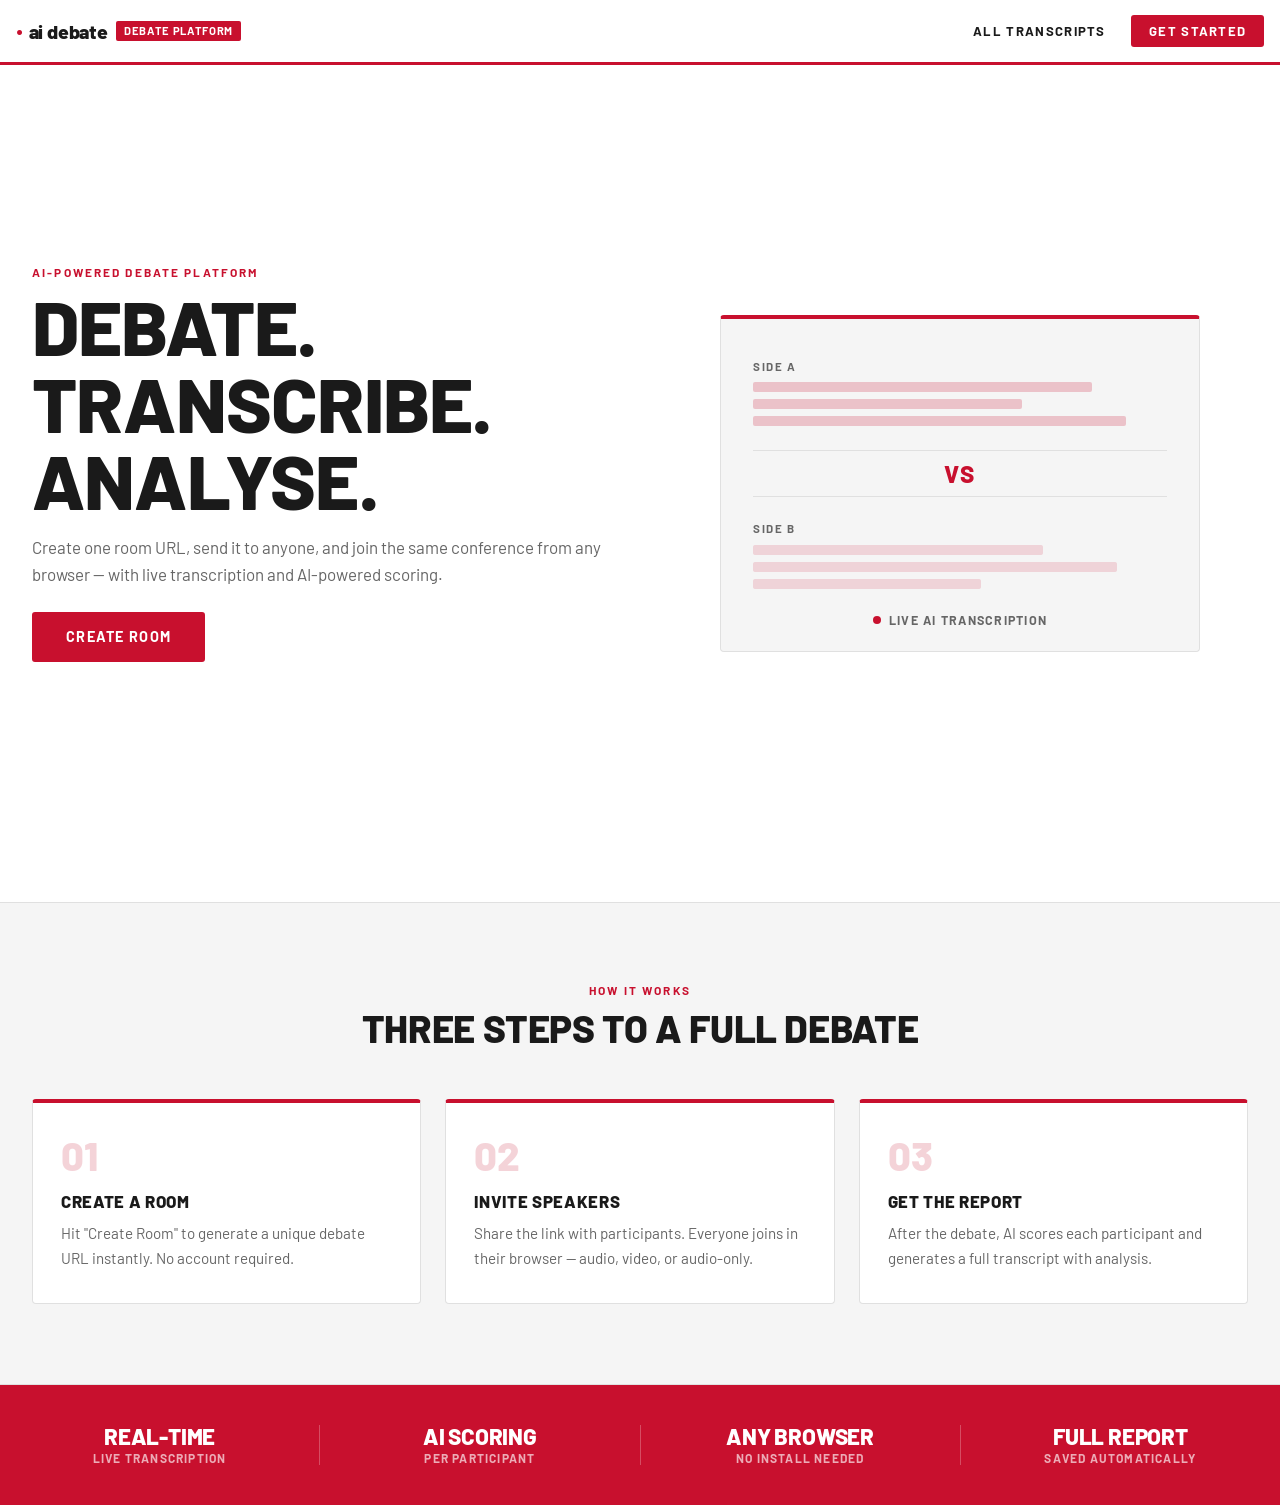
<file: static/index.html>
<!DOCTYPE html>
<html lang="en">
  <head>
    <meta charset="UTF-8" />
    <meta name="viewport" content="width=device-width, initial-scale=1.0" />
    <title>AI Debate Platform</title>
    <link rel="stylesheet" href="/static/app.css" />
    <script src="/static/home.js" defer></script>
  </head>
  <body>
    <header class="site-header">
      <div class="nav-inner">
        <a class="logo" href="/">
          <span class="logo-dot">·</span>
          <span class="logo-name">AI Debate</span>
          <span class="logo-badge">debate platform</span>
        </a>
        <nav class="nav-links">
          <a href="/reports">All Transcripts</a>
          <a href="#" id="nav-create" class="nav-cta">Get Started</a>
        </nav>
      </div>
    </header>

    <main>
      <!-- ── Hero ──────────────────────────────────────────────────── -->
      <section class="home-hero">
        <div class="home-hero-inner">
          <div class="home-hero-content">
            <p class="eyebrow">AI-Powered Debate Platform</p>
            <h1>Debate.<br />Transcribe.<br />Analyse.</h1>
            <p class="lede">
              Create one room URL, send it to anyone, and join the same
              conference from any browser — with live transcription and
              AI-powered scoring.
            </p>

            <div class="actions">
              <button id="create-room-button" class="primary btn-lg">Create Room</button>
              <a id="join-created-room" class="secondary btn-lg hidden" href="">Open Room</a>
            </div>

            <div id="create-status" class="status" aria-live="polite"></div>

            <section id="share-panel" class="share-panel hidden" aria-live="polite">
              <label for="share-link">Share this room link</label>
              <div class="share-row">
                <input id="share-link" type="text" readonly />
                <button id="copy-link-button" class="secondary" type="button">Copy</button>
              </div>
            </section>
          </div>

          <div class="home-hero-visual" aria-hidden="true">
            <div class="arena">
              <div class="arena-side arena-side--a">
                <span class="arena-label">Side A</span>
                <div class="arena-bars">
                  <div class="arena-bar" style="width:82%"></div>
                  <div class="arena-bar" style="width:65%"></div>
                  <div class="arena-bar" style="width:90%"></div>
                </div>
              </div>
              <div class="arena-vs">VS</div>
              <div class="arena-side arena-side--b">
                <span class="arena-label">Side B</span>
                <div class="arena-bars">
                  <div class="arena-bar" style="width:70%"></div>
                  <div class="arena-bar" style="width:88%"></div>
                  <div class="arena-bar" style="width:55%"></div>
                </div>
              </div>
              <div class="arena-caption">
                <span class="arena-dot"></span>
                Live AI Transcription
              </div>
            </div>
          </div>
        </div>
      </section>

      <!-- ── How it works ──────────────────────────────────────────── -->
      <section class="how-section">
        <div class="how-inner">
          <p class="eyebrow" style="text-align:center; margin-bottom:0.5rem;">How it works</p>
          <h2 class="how-title">Three steps to a full debate</h2>
          <div class="how-grid">
            <div class="how-card">
              <div class="how-step">01</div>
              <h3 class="how-card-title">Create a Room</h3>
              <p class="how-card-body">
                Hit "Create Room" to generate a unique debate URL instantly.
                No account required.
              </p>
            </div>
            <div class="how-card">
              <div class="how-step">02</div>
              <h3 class="how-card-title">Invite Speakers</h3>
              <p class="how-card-body">
                Share the link with participants. Everyone joins in their
                browser — audio, video, or audio-only.
              </p>
            </div>
            <div class="how-card">
              <div class="how-step">03</div>
              <h3 class="how-card-title">Get the Report</h3>
              <p class="how-card-body">
                After the debate, AI scores each participant and generates a
                full transcript with analysis.
              </p>
            </div>
          </div>
        </div>
      </section>

      <!-- ── Stats strip ────────────────────────────────────────────── -->
      <section class="stats-strip">
        <div class="stats-inner">
          <div class="stat-item">
            <span class="stat-value">Real-time</span>
            <span class="stat-label">Live Transcription</span>
          </div>
          <div class="stat-divider"></div>
          <div class="stat-item">
            <span class="stat-value">AI Scoring</span>
            <span class="stat-label">Per Participant</span>
          </div>
          <div class="stat-divider"></div>
          <div class="stat-item">
            <span class="stat-value">Any Browser</span>
            <span class="stat-label">No Install Needed</span>
          </div>
          <div class="stat-divider"></div>
          <div class="stat-item">
            <span class="stat-value">Full Report</span>
            <span class="stat-label">Saved Automatically</span>
          </div>
        </div>
      </section>
    </main>
  </body>
</html>
</file>
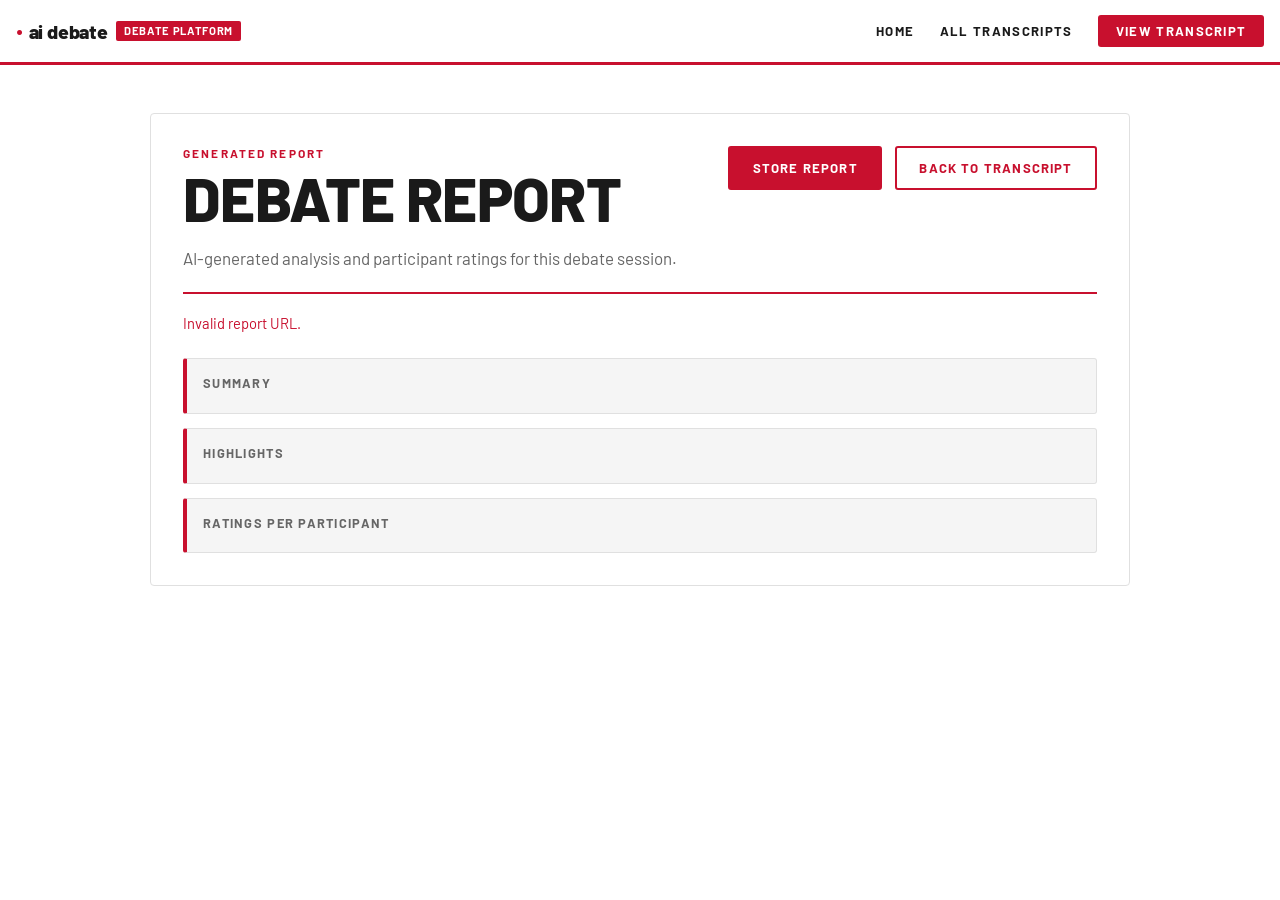
<file: static/generated-report.html>
<!DOCTYPE html>
<html lang="en">
  <head>
    <meta charset="UTF-8" />
    <meta name="viewport" content="width=device-width, initial-scale=1.0" />
    <title>AI Debate — Generated Report</title>
    <link rel="stylesheet" href="/static/app.css" />
    <script type="module" src="/static/generated-report.js"></script>
  </head>
  <body>
    <header class="site-header">
      <div class="nav-inner">
        <a class="logo" href="/">
          <span class="logo-dot">·</span>
          <span class="logo-name">AI Debate</span>
          <span class="logo-badge">debate platform</span>
        </a>
        <nav class="nav-links">
          <a href="/">Home</a>
          <a href="/reports">All Transcripts</a>
          <a id="back-to-transcript-nav" href="" class="nav-cta">View Transcript</a>
        </nav>
      </div>
    </header>

    <main class="shell report-shell">
      <section class="panel report-panel">
        <div class="report-topline">
          <div class="report-title">
            <p class="eyebrow">Generated Report</p>
            <h1 id="report-title">Debate Report</h1>
            <p id="report-subtitle" class="lede">
              AI-generated analysis and participant ratings for this debate session.
            </p>
          </div>
          <div class="report-actions">
            <button id="store-report-button" class="primary" type="button">
              Store Report
            </button>
            <a id="back-to-transcript-link" class="secondary back-link" href="">
              Back to Transcript
            </a>
          </div>
        </div>

        <div id="report-status" class="status" aria-live="polite"></div>

        <div id="generated-report-body" class="generated-report" aria-live="polite">
          <article class="generated-report-block">
            <span class="report-stat-label">Summary</span>
            <p id="report-overview" class="generated-report-copy"></p>
          </article>

          <article class="generated-report-block">
            <span class="report-stat-label">Highlights</span>
            <div id="report-highlights" class="generated-report-points"></div>
          </article>

          <article class="generated-report-block">
            <span class="report-stat-label">Ratings Per Participant</span>
            <section id="participant-ratings" class="participant-ratings"></section>
          </article>
        </div>
      </section>
    </main>
  </body>
</html>
</file>
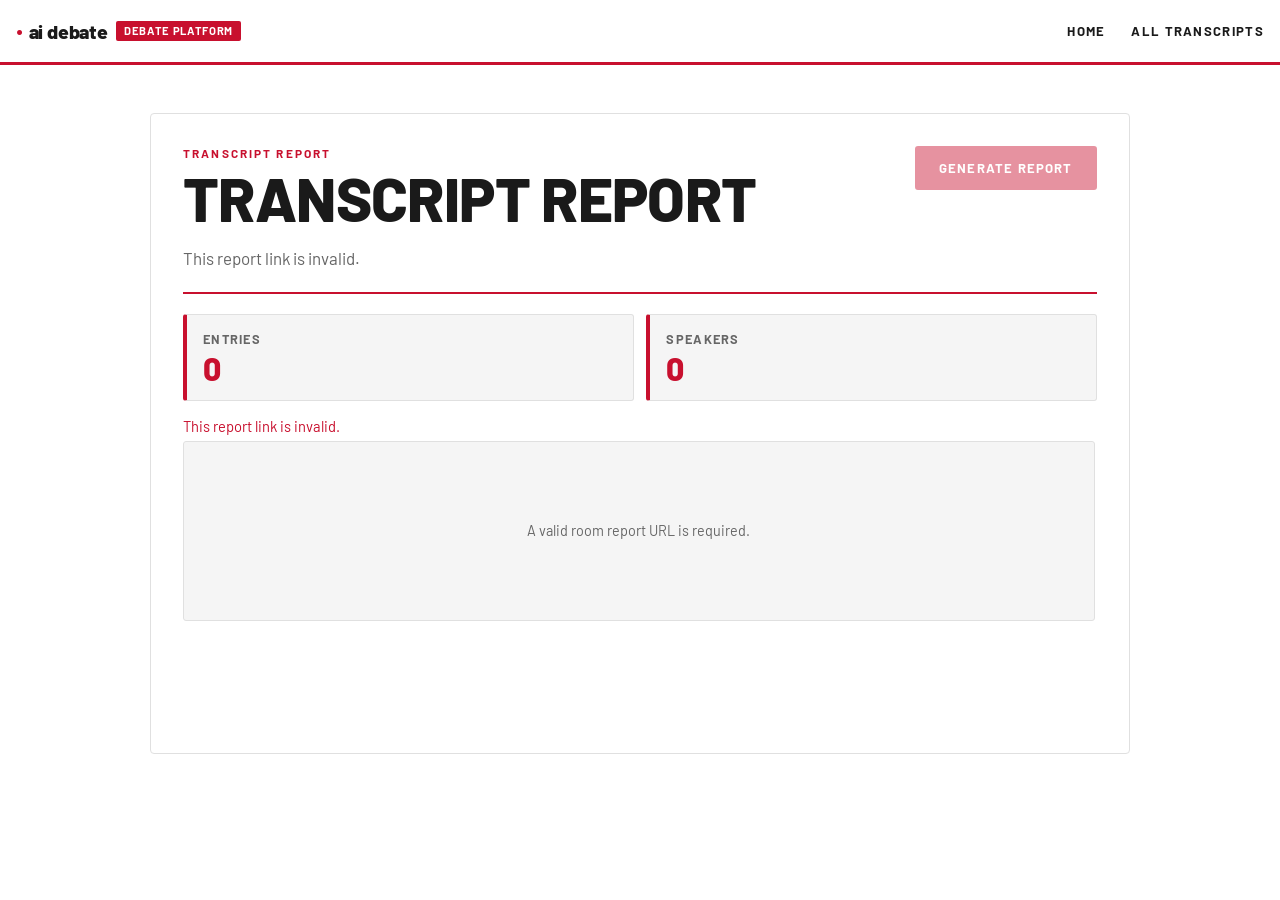
<file: static/report.html>
<!DOCTYPE html>
<html lang="en">
  <head>
    <meta charset="UTF-8" />
    <meta name="viewport" content="width=device-width, initial-scale=1.0" />
    <title>AI Debate — Transcript Report</title>
    <link rel="stylesheet" href="/static/app.css" />
    <script type="module" src="/static/report.js"></script>
  </head>
  <body>
    <header class="site-header">
      <div class="nav-inner">
        <a class="logo" href="/">
          <span class="logo-dot">·</span>
          <span class="logo-name">AI Debate</span>
          <span class="logo-badge">debate platform</span>
        </a>
        <nav class="nav-links">
          <a href="/">Home</a>
          <a href="/reports">All Transcripts</a>
        </nav>
      </div>
    </header>

    <main class="shell report-shell">
      <section class="panel report-panel">
        <div class="report-topline">
          <div class="report-title">
            <p class="eyebrow">Transcript Report</p>
            <h1 id="report-title">Room Report</h1>
            <p id="report-subtitle" class="lede">
              Review saved and live transcription entries for this room.
            </p>
          </div>
          <div class="report-actions">
            <button id="generate-report-button" class="primary" type="button">
              Generate Report
            </button>
          </div>
        </div>

        <section class="report-summary" aria-label="Transcript summary">
          <article class="report-stat">
            <span class="report-stat-label">Entries</span>
            <strong id="entry-count" class="report-stat-value">0</strong>
          </article>
          <article class="report-stat">
            <span class="report-stat-label">Speakers</span>
            <strong id="speaker-count" class="report-stat-value">0</strong>
          </article>
        </section>

        <div id="report-status" class="status" aria-live="polite">
          Loading transcript history...
        </div>

        <section
          id="report-transcript-list"
          class="transcript-list report-transcript-list"
          aria-live="polite"
        >
          <article class="transcript-placeholder">Loading transcript entries...</article>
        </section>


      </section>
    </main>
  </body>
</html>
</file>
<file: static/app.css>
@import url("https://fonts.googleapis.com/css2?family=Barlow:wght@400;600;700;800&display=swap");

:root {
  color-scheme: light;
  --red: #c8102e;
  --red-dark: #a00d24;
  --bg: #ffffff;
  --surface: #f5f5f5;
  --text: #1a1a1a;
  --muted: #666666;
  --line: #e0e0e0;
  --danger: #c8102e;
}

* {
  box-sizing: border-box;
}

body {
  margin: 0;
  min-height: 100vh;
  font-family: "Barlow", "Segoe UI", sans-serif;
  color: var(--text);
  background: var(--bg);
}

button,
input,
a {
  font: inherit;
}

/* ── Site Header ─────────────────────────────────────────────────────────── */

.site-header {
  position: sticky;
  top: 0;
  z-index: 100;
  background: #ffffff;
  border-bottom: 3px solid var(--red);
}

.nav-inner {
  width: min(1280px, calc(100% - 2rem));
  margin: 0 auto;
  height: 62px;
  display: flex;
  align-items: center;
  justify-content: space-between;
  gap: 1rem;
}

.logo {
  display: flex;
  align-items: center;
  gap: 0.35rem;
  text-decoration: none;
  color: var(--text);
}

.logo-dot {
  font-size: 1.8rem;
  font-weight: 800;
  color: var(--red);
  line-height: 1;
  margin-bottom: 2px;
}

.logo-name {
  font-size: 1.22rem;
  font-weight: 800;
  letter-spacing: -0.01em;
  text-transform: lowercase;
  color: var(--text);
}

.logo-badge {
  display: inline-block;
  background: var(--red);
  color: #fff;
  font-size: 0.7rem;
  font-weight: 700;
  text-transform: uppercase;
  letter-spacing: 0.06em;
  padding: 0.22rem 0.5rem;
  border-radius: 2px;
  margin-left: 0.15rem;
}

.nav-links {
  display: flex;
  align-items: center;
  gap: 1.6rem;
}

.nav-links a {
  text-decoration: none;
  font-size: 0.82rem;
  font-weight: 700;
  text-transform: uppercase;
  letter-spacing: 0.1em;
  color: var(--text);
  transition: color 120ms;
}

.nav-links a:hover {
  color: var(--red);
}

.nav-cta {
  background: var(--red) !important;
  color: #fff !important;
  padding: 0.5rem 1.1rem;
  border-radius: 3px;
}

.nav-cta:hover {
  background: var(--red-dark) !important;
  color: #fff !important;
}

/* ── Layout shells ───────────────────────────────────────────────────────── */

.shell {
  width: min(980px, calc(100% - 2rem));
  margin: 0 auto;
  padding: 3rem 0;
}

.panel {
  background: #fff;
  border: 1px solid var(--line);
  border-radius: 4px;
}

.hero,
.room-panel {
  padding: 2rem;
}

.hero {
  margin-top: 4vh;
  max-width: 720px;
}

/* ── Typography ──────────────────────────────────────────────────────────── */

.eyebrow {
  margin: 0 0 0.5rem;
  text-transform: uppercase;
  letter-spacing: 0.18em;
  font-size: 0.74rem;
  color: var(--red);
  font-weight: 700;
}

h1 {
  margin: 0;
  font-family: "Barlow", "Segoe UI", sans-serif;
  font-size: clamp(2rem, 5vw, 3.8rem);
  font-weight: 800;
  line-height: 1;
  text-transform: uppercase;
  letter-spacing: -0.01em;
}

h2 {
  font-family: "Barlow", "Segoe UI", sans-serif;
  font-weight: 800;
  text-transform: uppercase;
}

.lede {
  max-width: 58ch;
  margin: 1rem 0 0;
  color: var(--muted);
  font-size: 1.06rem;
  line-height: 1.6;
}

/* ── Buttons ─────────────────────────────────────────────────────────────── */

.actions,
.join-row,
.share-row,
.share-room-banner,
.room-header,
.header-actions {
  display: flex;
  gap: 0.8rem;
  align-items: center;
}

.actions {
  margin-top: 1.5rem;
}

.primary,
.secondary {
  border-radius: 3px;
  padding: 0.75rem 1.4rem;
  border: 2px solid transparent;
  cursor: pointer;
  font-weight: 700;
  font-size: 0.82rem;
  text-transform: uppercase;
  letter-spacing: 0.09em;
  transition: background 120ms, color 120ms, border-color 120ms;
  text-decoration: none;
}

.primary {
  background: var(--red);
  color: #fff;
  border-color: var(--red);
}

.primary:hover {
  background: var(--red-dark);
  border-color: var(--red-dark);
}

.secondary {
  background: transparent;
  color: var(--red);
  border-color: var(--red);
}

.secondary:hover {
  background: var(--red);
  color: #fff;
}

.primary:disabled,
.secondary:disabled {
  opacity: 0.45;
  cursor: not-allowed;
}

/* ── Status ──────────────────────────────────────────────────────────────── */

.status {
  min-height: 1.5rem;
  margin-top: 1rem;
  color: var(--muted);
  font-size: 0.92rem;
}

.status.error {
  color: var(--danger);
}

/* ── Share / Join panels ─────────────────────────────────────────────────── */

.share-panel,
.share-room-banner,
.join-form,
.media-controls {
  margin-top: 1.25rem;
}

.share-panel,
.share-room-banner {
  padding: 1rem;
  background: var(--surface);
  border: 1px solid var(--line);
  border-radius: 4px;
}

.share-panel label,
.join-form label {
  display: block;
  margin-bottom: 0.55rem;
  font-weight: 700;
  font-size: 0.85rem;
  text-transform: uppercase;
  letter-spacing: 0.08em;
}

input[type="text"] {
  width: 100%;
  min-width: 0;
  border-radius: 3px;
  border: 1px solid var(--line);
  padding: 0.75rem 1rem;
  background: #fff;
  color: var(--text);
  font-size: 0.95rem;
  transition: border-color 120ms;
}

input[type="text"]:focus {
  outline: none;
  border-color: var(--red);
}

/* ── Room layout ─────────────────────────────────────────────────────────── */

.room-shell {
  width: min(1280px, calc(100% - 2rem));
}

.room-panel {
  min-height: calc(100vh - 6rem);
}

.room-content {
  margin-top: 1.5rem;
}

.room-header {
  justify-content: space-between;
  align-items: flex-start;
}

.header-actions {
  flex-wrap: wrap;
  justify-content: flex-end;
}

.back-link {
  white-space: nowrap;
}

.share-room-banner {
  flex-wrap: wrap;
}

.share-room-banner span {
  font-weight: 700;
  font-size: 0.85rem;
  text-transform: uppercase;
  letter-spacing: 0.08em;
}

.share-room-banner input {
  flex: 1 1 280px;
}

.join-row {
  flex-wrap: wrap;
}

.join-row input {
  flex: 1 1 240px;
}

/* ── Video stage ─────────────────────────────────────────────────────────── */

.video-stage {
  position: relative;
  min-height: 0;
  padding-bottom: 4.75rem;
}

.media-controls {
  display: flex;
  gap: 0.8rem;
  flex-wrap: wrap;
  position: absolute;
  left: 50%;
  bottom: 1rem;
  transform: translateX(-50%);
  justify-content: center;
  width: calc(100% - 2rem);
  z-index: 2;
}

.media-controls .secondary {
  background: rgba(20, 23, 29, 0.82);
  color: #fff;
  border-color: rgba(255, 255, 255, 0.2);
}

.media-controls .secondary:hover {
  background: var(--red);
  border-color: var(--red);
  color: #fff;
}

.video-grid {
  display: grid;
  grid-template-columns: repeat(auto-fit, minmax(240px, 1fr));
  gap: 1rem;
}

.video-card,
.video-placeholder {
  position: relative;
  min-height: 230px;
  border-radius: 4px;
  overflow: hidden;
  border: 1px solid var(--line);
  background: var(--surface);
}

.video-media {
  height: 100%;
}

.video-placeholder {
  display: grid;
  place-items: center;
  padding: 1.5rem;
  text-align: center;
  color: var(--muted);
}

.video-card video {
  width: 100%;
  height: 100%;
  object-fit: cover;
  display: block;
}

.video-card audio {
  display: none;
}

.video-meta {
  position: absolute;
  left: 0.75rem;
  right: 0.75rem;
  bottom: 0.75rem;
  display: flex;
  justify-content: space-between;
  align-items: center;
  gap: 0.5rem;
  padding: 0.45rem 0.7rem;
  border-radius: 2px;
  background: rgba(10, 10, 10, 0.72);
  color: #fff;
}

.video-name {
  font-weight: 700;
  font-size: 0.88rem;
  text-transform: uppercase;
  letter-spacing: 0.05em;
}

.video-badge {
  font-size: 0.72rem;
  text-transform: uppercase;
  letter-spacing: 0.12em;
  opacity: 0.8;
}

/* ── Transcript conversation ─────────────────────────────────────────────── */

.transcript-list {
  display: flex;
  flex-direction: column;
  min-height: 280px;
  max-height: 68vh;
  overflow-y: auto;
  padding-right: 0.15rem;
}

.transcript-placeholder {
  display: grid;
  place-items: center;
  min-height: 180px;
  padding: 1rem;
  color: var(--muted);
  text-align: center;
  font-size: 0.9rem;
  border: 1px solid var(--line);
  border-radius: 3px;
  background: var(--surface);
}

/* Each message row */
.conv-row {
  display: grid;
  grid-template-columns: 2.4rem 1fr;
  gap: 0.75rem;
  padding: 0.9rem 0.5rem 0.2rem;
  border-bottom: 1px solid transparent;
  transition: background 100ms;
}

.conv-row:hover {
  background: #fafafa;
}

.conv-row.conv-continued {
  padding-top: 0.15rem;
  padding-bottom: 0.15rem;
}

/* Avatar circle */
.conv-avatar {
  width: 2.2rem;
  height: 2.2rem;
  border-radius: 50%;
  display: grid;
  place-items: center;
  font-size: 0.72rem;
  font-weight: 800;
  color: #fff;
  letter-spacing: 0.03em;
  flex-shrink: 0;
  margin-top: 0.1rem;
}

/* Spacer that takes avatar's place in continued rows */
.conv-avatar-spacer {
  width: 2.2rem;
  flex-shrink: 0;
}

/* Right-side body */
.conv-body {
  display: flex;
  flex-direction: column;
  gap: 0.3rem;
  min-width: 0;
}

.conv-header {
  display: flex;
  align-items: baseline;
  gap: 0.6rem;
}

.conv-speaker {
  font-size: 0.88rem;
  font-weight: 800;
  text-transform: uppercase;
  letter-spacing: 0.05em;
  line-height: 1;
}

.conv-time {
  font-size: 0.75rem;
  color: var(--muted);
  font-weight: 400;
}

.conv-text {
  margin: 0;
  font-size: 0.97rem;
  line-height: 1.6;
  color: var(--text);
  padding-bottom: 0.5rem;
}

.conv-text--continued {
  padding-bottom: 0.15rem;
  position: relative;
}

/* Timestamp that appears inline at end of continued messages */
.conv-time--inline {
  display: inline;
  margin-left: 0.5rem;
  font-size: 0.72rem;
  color: var(--muted);
  opacity: 0;
  transition: opacity 150ms;
}

.conv-row:hover .conv-time--inline {
  opacity: 1;
}

/* ── Report ──────────────────────────────────────────────────────────────── */

.report-shell {
  width: min(980px, calc(100% - 2rem));
}

.report-panel {
  padding: 2rem;
}

.report-topline {
  display: flex;
  justify-content: space-between;
  gap: 1rem;
  align-items: flex-start;
  margin-bottom: 1.25rem;
  padding-bottom: 1.25rem;
  border-bottom: 2px solid var(--red);
}

.report-title p + h1 {
  margin-top: 0.25rem;
}

.report-summary {
  display: grid;
  grid-template-columns: repeat(auto-fit, minmax(160px, 1fr));
  gap: 0.8rem;
  margin-bottom: 1rem;
}

.report-actions {
  display: flex;
  align-items: center;
  gap: 0.8rem;
  flex-wrap: wrap;
}

.report-stat {
  padding: 1rem;
  border: 1px solid var(--line);
  border-radius: 3px;
  background: var(--surface);
  border-left: 4px solid var(--red);
}

.report-stat-label {
  display: block;
  margin-bottom: 0.3rem;
  color: var(--muted);
  font-size: 0.8rem;
  text-transform: uppercase;
  letter-spacing: 0.1em;
  font-weight: 700;
}

.report-stat-value {
  font-family: "Barlow", "Segoe UI", sans-serif;
  font-size: 2rem;
  font-weight: 800;
  line-height: 1;
  color: var(--red);
}

.report-transcript-list {
  max-height: none;
}

.generated-report {
  margin-top: 1.25rem;
  display: flex;
  flex-direction: column;
  gap: 0.9rem;
}

.generated-report-header {
  padding-top: 1.25rem;
  border-top: 2px solid var(--red);
}

.generated-report-header h2 {
  margin: 0.2rem 0 0;
  font-size: 1.5rem;
  line-height: 1.1;
}

.generated-report-block {
  padding: 1rem;
  border: 1px solid var(--line);
  border-left: 4px solid var(--red);
  border-radius: 3px;
  background: var(--surface);
}

.generated-report-copy,
.rating-card-copy {
  margin: 0.35rem 0 0;
  color: var(--text);
  line-height: 1.6;
}

.generated-report-points,
.participant-ratings {
  display: grid;
  gap: 0.8rem;
  margin-top: 0.35rem;
}

.generated-point,
.rating-card {
  padding: 0.9rem 1rem;
  border: 1px solid var(--line);
  border-radius: 3px;
  background: #fff;
}

.rating-card-meta {
  display: flex;
  align-items: center;
  justify-content: space-between;
  gap: 1rem;
}

.rating-card-name {
  font-size: 1rem;
  font-weight: 800;
  text-transform: uppercase;
  letter-spacing: 0.04em;
}

.rating-card-score {
  color: var(--red);
  font-size: 1.2rem;
  font-weight: 800;
}

/* ── Live caption overlay (Google Meet style) ───────────────────────────── */

.caption-overlay {
  position: absolute;
  bottom: 5.2rem;        /* sit above the media controls bar */
  left: 0;
  right: 0;
  display: flex;
  justify-content: center;
  z-index: 8;
  pointer-events: none;
  opacity: 1;
  transition: opacity 450ms ease;
}

.caption-overlay.caption-fading {
  opacity: 0;
}

.caption-overlay.caption-empty {
  opacity: 0;
  visibility: hidden;   /* remove from a11y tree when not shown */
}

.caption-box {
  background: rgba(8, 8, 8, 0.84);
  backdrop-filter: blur(6px);
  padding: 0.55rem 1.4rem 0.7rem;
  border-radius: 3px;
  max-width: min(680px, calc(100% - 3rem));
  text-align: center;
  border-left: 3px solid var(--red);
  box-shadow: 0 4px 24px rgba(0, 0, 0, 0.35);
}

.caption-speaker {
  font-size: 0.7rem;
  font-weight: 700;
  text-transform: uppercase;
  letter-spacing: 0.14em;
  color: var(--red);
  margin-bottom: 0.25rem;
}

.caption-text {
  color: #ffffff;
  font-size: 1.12rem;
  font-weight: 600;
  line-height: 1.45;
  font-family: "Barlow", "Segoe UI", sans-serif;
  /* Cap at 2 lines with ellipsis so it never overflows */
  display: -webkit-box;
  -webkit-line-clamp: 2;
  -webkit-box-orient: vertical;
  overflow: hidden;
}

/* CC toggle button states */
.cc-btn {
  font-weight: 800;
  letter-spacing: 0.06em;
  min-width: 3rem;
}

.cc-btn.cc-active {
  background: var(--red) !important;
  border-color: var(--red) !important;
  color: #fff !important;
}

.cc-btn:not(.cc-active) {
  opacity: 0.55;
  text-decoration: line-through;
}

/* ── Rooms list (all transcripts page) ──────────────────────────────────── */

.rooms-list {
  display: flex;
  flex-direction: column;
  gap: 0.75rem;
  margin-top: 0.5rem;
}

.room-card {
  display: flex;
  align-items: center;
  justify-content: space-between;
  gap: 1rem;
  padding: 1rem 1.25rem;
  border: 1px solid var(--line);
  border-left: 4px solid var(--red);
  border-radius: 3px;
  background: var(--surface);
  flex-wrap: wrap;
}

.room-card-id {
  font-weight: 800;
  font-size: 1rem;
  text-transform: uppercase;
  letter-spacing: 0.04em;
  color: var(--text);
}

.room-card-meta {
  display: flex;
  align-items: center;
  gap: 0.5rem;
  margin-top: 0.25rem;
  font-size: 0.88rem;
  color: var(--muted);
  flex-wrap: wrap;
}

.room-card-sep {
  color: var(--line);
}

.room-card-stat strong {
  color: var(--text);
  font-weight: 700;
}

.room-card-actions {
  display: flex;
  gap: 0.6rem;
  flex-shrink: 0;
  flex-wrap: wrap;
}

/* ── Home Hero ───────────────────────────────────────────────────────────── */

.home-hero {
  min-height: calc(100vh - 62px);
  display: flex;
  align-items: center;
  border-bottom: 1px solid var(--line);
  background: var(--bg);
}

.home-hero-inner {
  width: min(1280px, calc(100% - 4rem));
  margin: 0 auto;
  display: grid;
  grid-template-columns: 1fr 1fr;
  gap: 4rem;
  align-items: center;
  padding: 4rem 0;
}

.home-hero-content {
  max-width: 600px;
}

.home-hero-content h1 {
  font-size: clamp(2.8rem, 6vw, 5rem);
  line-height: 1;
  margin: 0.25rem 0 0;
}

.btn-lg {
  padding: 0.9rem 2rem !important;
  font-size: 0.9rem !important;
}

/* ── Arena Visual ────────────────────────────────────────────────────────── */

.home-hero-visual {
  display: flex;
  align-items: center;
  justify-content: center;
}

.arena {
  width: 100%;
  max-width: 480px;
  background: var(--surface);
  border: 1px solid var(--line);
  border-top: 4px solid var(--red);
  border-radius: 4px;
  padding: 2.5rem 2rem 1.5rem;
  display: flex;
  flex-direction: column;
  gap: 1.5rem;
  position: relative;
}

.arena-side {
  display: flex;
  flex-direction: column;
  gap: 0.6rem;
}

.arena-label {
  font-size: 0.72rem;
  font-weight: 700;
  text-transform: uppercase;
  letter-spacing: 0.14em;
  color: var(--muted);
}

.arena-bars {
  display: flex;
  flex-direction: column;
  gap: 0.45rem;
}

.arena-bar {
  height: 10px;
  border-radius: 2px;
  background: var(--red);
  opacity: 0.15;
}

.arena-side--a .arena-bar {
  opacity: 0.22;
}

.arena-vs {
  text-align: center;
  font-size: 1.5rem;
  font-weight: 800;
  color: var(--red);
  letter-spacing: 0.1em;
  padding: 0.5rem 0;
  border-top: 1px solid var(--line);
  border-bottom: 1px solid var(--line);
}

.arena-caption {
  display: flex;
  align-items: center;
  gap: 0.5rem;
  font-size: 0.78rem;
  font-weight: 700;
  text-transform: uppercase;
  letter-spacing: 0.1em;
  color: var(--muted);
  justify-content: center;
}

.arena-dot {
  width: 8px;
  height: 8px;
  border-radius: 50%;
  background: var(--red);
  display: inline-block;
  animation: pulse 1.6s ease-in-out infinite;
}

@keyframes pulse {
  0%, 100% { opacity: 1; transform: scale(1); }
  50% { opacity: 0.4; transform: scale(0.85); }
}

/* ── How it Works ────────────────────────────────────────────────────────── */

.how-section {
  background: var(--surface);
  border-bottom: 1px solid var(--line);
  padding: 5rem 0;
}

.how-inner {
  width: min(1280px, calc(100% - 4rem));
  margin: 0 auto;
}

.how-title {
  text-align: center;
  font-size: clamp(1.6rem, 3vw, 2.4rem);
  margin: 0.25rem 0 3rem;
  font-weight: 800;
  text-transform: uppercase;
  letter-spacing: -0.01em;
}

.how-grid {
  display: grid;
  grid-template-columns: repeat(3, 1fr);
  gap: 1.5rem;
}

.how-card {
  background: #fff;
  border: 1px solid var(--line);
  border-top: 4px solid var(--red);
  border-radius: 4px;
  padding: 2rem 1.75rem;
}

.how-step {
  font-size: 2.5rem;
  font-weight: 800;
  color: var(--red);
  line-height: 1;
  opacity: 0.18;
  margin-bottom: 1rem;
  font-family: "Barlow", "Segoe UI", sans-serif;
}

.how-card-title {
  margin: 0 0 0.6rem;
  font-size: 1.05rem;
  font-weight: 800;
  text-transform: uppercase;
  letter-spacing: 0.04em;
  color: var(--text);
}

.how-card-body {
  margin: 0;
  color: var(--muted);
  font-size: 0.95rem;
  line-height: 1.65;
}

/* ── Stats Strip ─────────────────────────────────────────────────────────── */

.stats-strip {
  background: var(--red);
  padding: 2.5rem 0;
}

.stats-inner {
  width: min(1280px, calc(100% - 4rem));
  margin: 0 auto;
  display: flex;
  align-items: center;
  justify-content: space-between;
  gap: 2rem;
  flex-wrap: wrap;
}

.stat-item {
  display: flex;
  flex-direction: column;
  gap: 0.25rem;
  flex: 1 1 160px;
  text-align: center;
}

.stat-value {
  font-size: 1.4rem;
  font-weight: 800;
  color: #fff;
  text-transform: uppercase;
  letter-spacing: -0.01em;
  line-height: 1;
}

.stat-label {
  font-size: 0.75rem;
  font-weight: 700;
  text-transform: uppercase;
  letter-spacing: 0.1em;
  color: rgba(255, 255, 255, 0.65);
}

.stat-divider {
  width: 1px;
  height: 2.5rem;
  background: rgba(255, 255, 255, 0.25);
  flex-shrink: 0;
}

/* ── Utility ─────────────────────────────────────────────────────────────── */

.hidden {
  display: none !important;
}

/* ── Responsive ──────────────────────────────────────────────────────────── */

@media (max-width: 960px) {
  .home-hero-inner {
    grid-template-columns: 1fr;
    gap: 3rem;
    padding: 3rem 0;
  }

  .home-hero-visual {
    display: none;
  }

  .how-grid {
    grid-template-columns: 1fr;
    max-width: 520px;
    margin: 0 auto;
  }

  .stat-divider {
    display: none;
  }

  .stats-inner {
    justify-content: center;
  }
}

@media (max-width: 700px) {
  .shell {
    width: min(100%, calc(100% - 1rem));
    padding: 1rem 0;
  }

  .hero,
  .room-panel {
    padding: 1.15rem;
    border-radius: 4px;
  }

  .actions,
  .join-row,
  .share-row,
  .room-header,
  .header-actions,
  .report-topline,
  .report-actions,
  .rating-card-meta {
    flex-direction: column;
    align-items: stretch;
  }

  .room-content {
    grid-template-columns: 1fr;
  }

  .video-stage {
    padding-bottom: 0;
  }

  .media-controls {
    position: static;
    transform: none;
    width: 100%;
    margin-top: 1rem;
  }

  .report-panel {
    padding: 1.15rem;
    border-radius: 4px;
  }

  .back-link,
  .primary,
  .secondary {
    text-align: center;
  }

  .nav-links .nav-cta {
    display: none;
  }

  .home-hero {
    min-height: auto;
    padding: 2rem 0;
  }

  .home-hero-inner {
    width: calc(100% - 2rem);
    padding: 2rem 0;
  }

  .how-section {
    padding: 3rem 0;
  }

  .how-inner {
    width: calc(100% - 2rem);
  }

  .how-title {
    margin-bottom: 2rem;
  }

  .stats-inner {
    width: calc(100% - 2rem);
    flex-direction: column;
    gap: 1.5rem;
  }

  .actions {
    flex-direction: column;
    align-items: stretch;
  }

  .btn-lg {
    text-align: center;
  }
}
</file>
